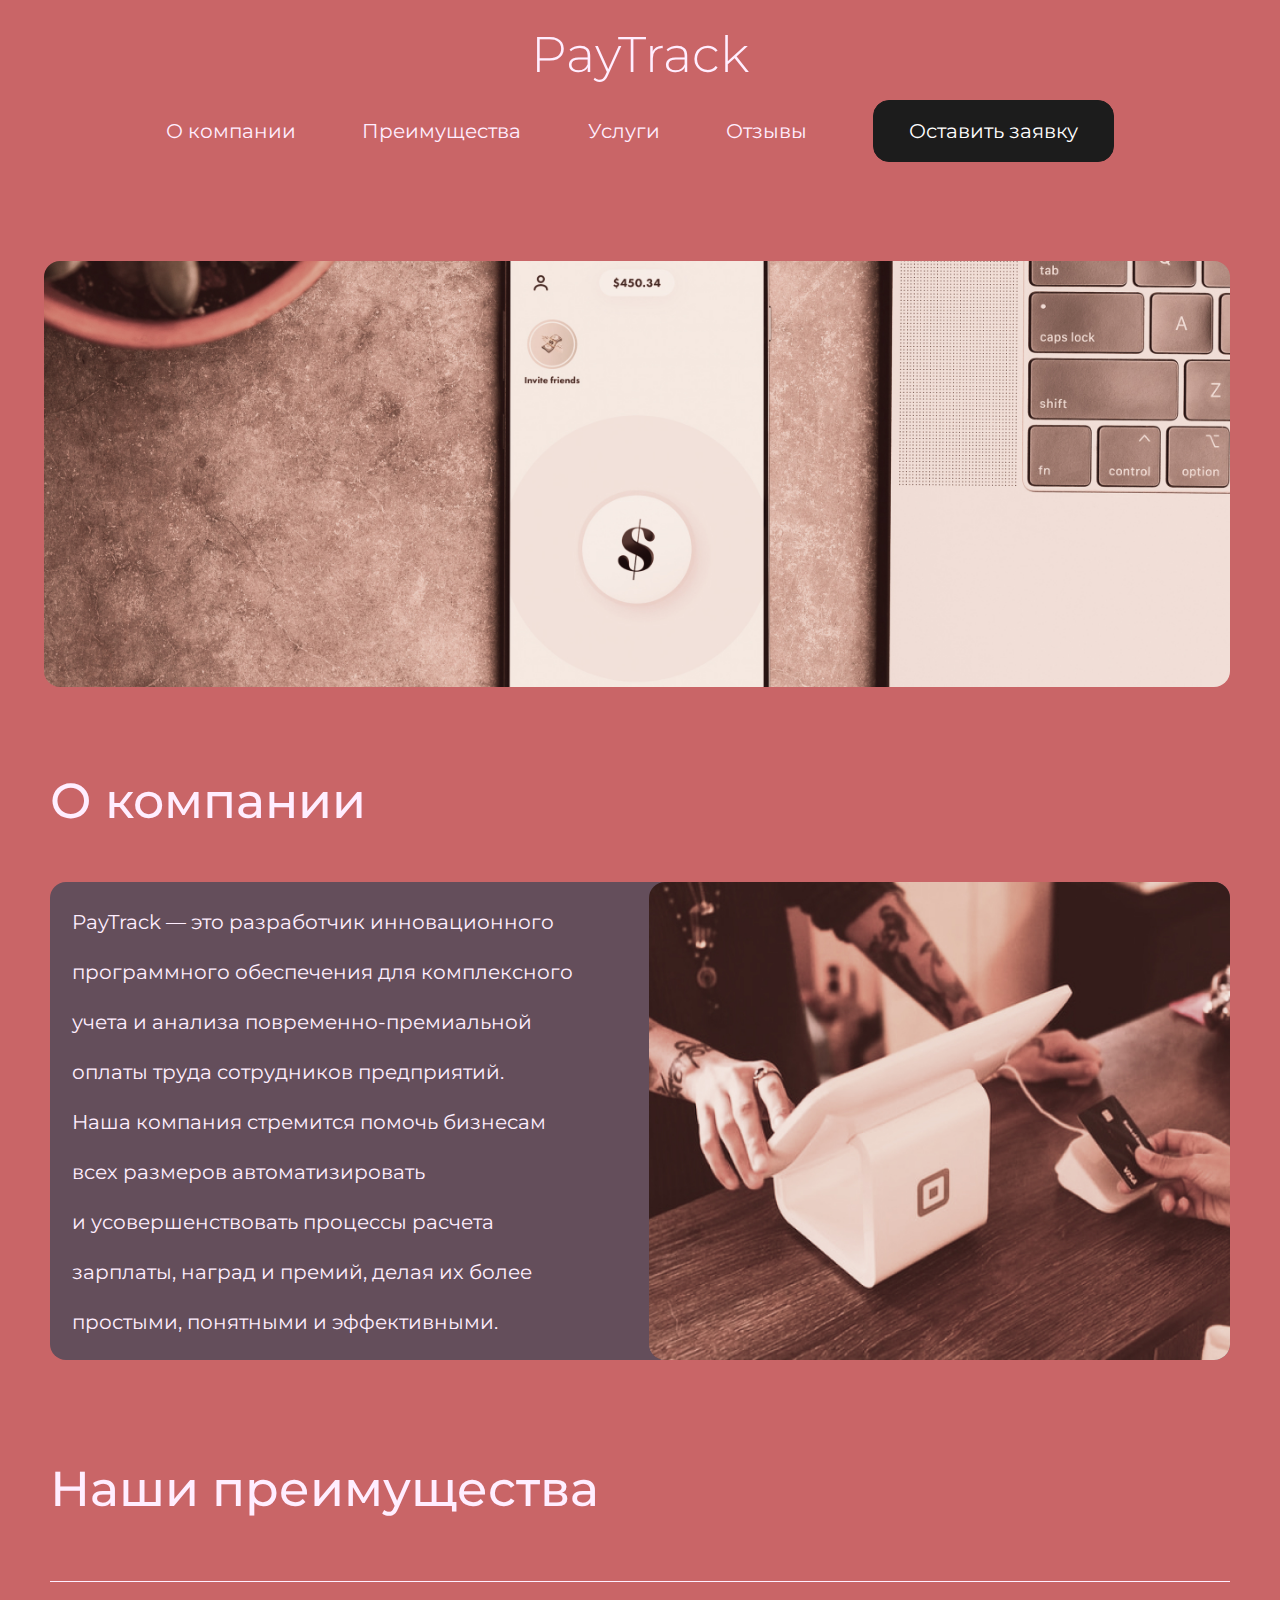
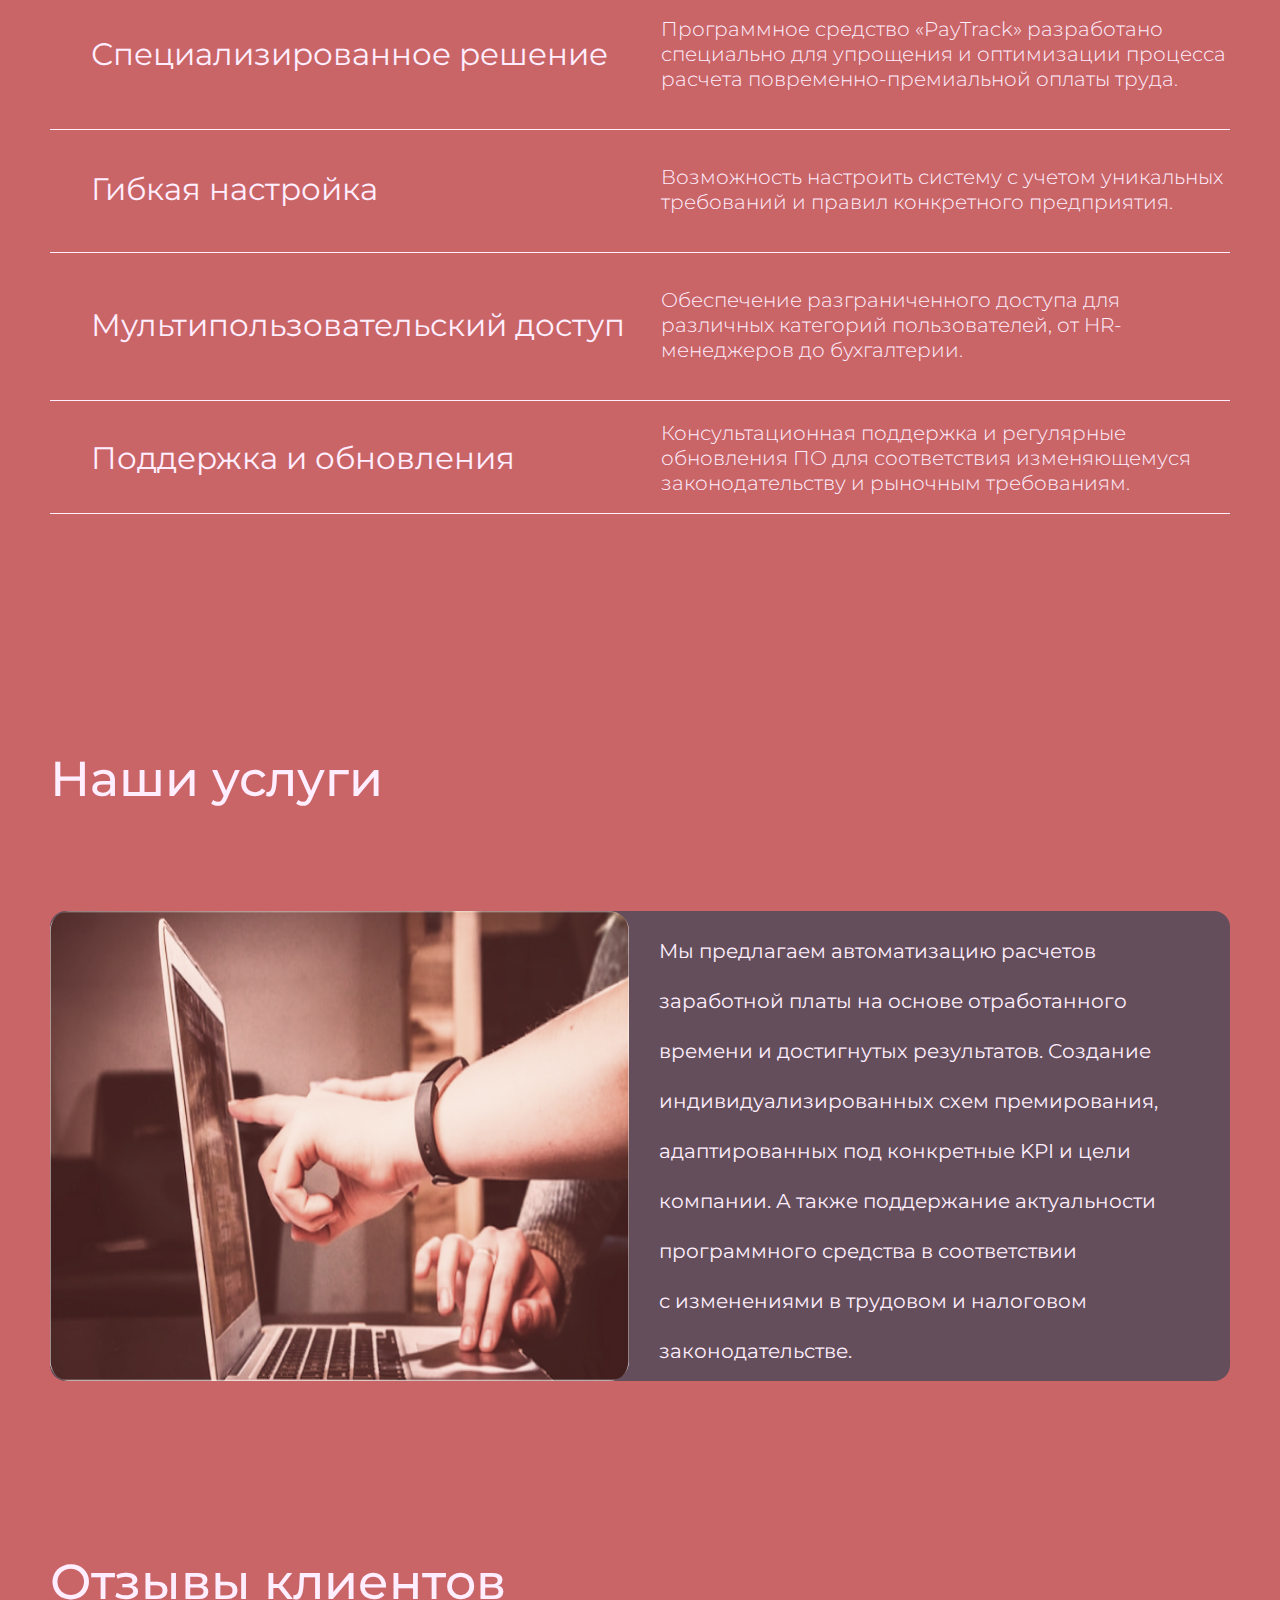
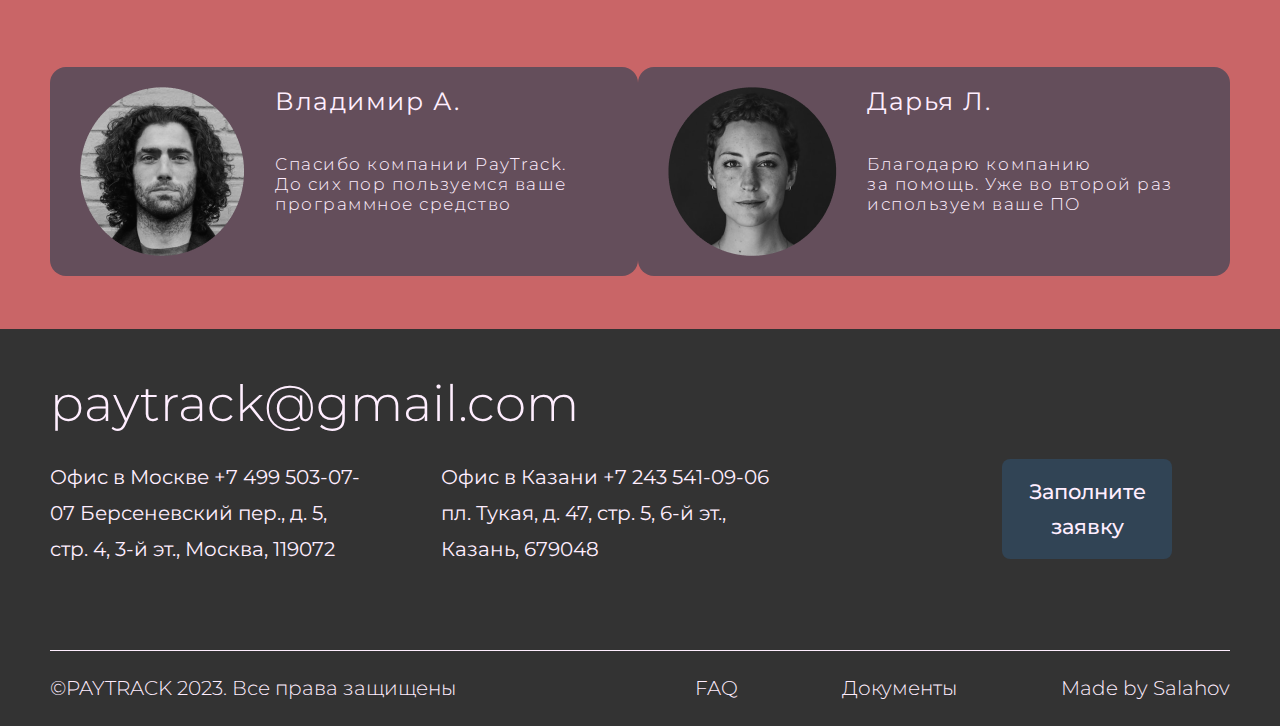
<file: index.html>
<!DOCTYPE html>
<html lang="ru">

<head>
  <meta charset="UTF-8">
  <meta name="viewport" content="width=device-width, initial-scale=1.0">
  <title>PayTrack</title>
  <link rel="stylesheet" href="css/normalize.css">
  <link rel="stylesheet" href="css/style.css">

  <script src="js/script.js" defer></script>
</head>

<body>
  <header class="header">
    <div class="container header__container">
      <button class="header__burger hamburger hamburger--collapse btn-reset" type="button">
        <span class="hamburger__box">
          <span class="hamburger__inner">
          </span>
        </span>
      </button>
      <a href="#" class="logo">PayTrack</a>
      <nav class="header__nav">
        <ul class="nav__list list-reset">
          <li>
            <a href="#about" class="list__item js-menu-link">О компании</a>
          </li>
          <li>
            <a href="#advantages" class="list__item js-menu-link">Преимущества</a>
          </li>
          <li>
            <a href="#services" class="list__item js-menu-link">Услуги</a>
          </li>
          <li>
            <a href="#reviews" class="list__item js-menu-link">Отзывы</a>
          </li>
        </ul>
        <button onclick="LinkPage('application.html')" class="btn-reset header__btn">
          Оставить заявку
        </button>
      </nav>
    </div>
  </header>
  <div id="hero" class="section hero__section">
    <div class="container hero__container">
      <img class="hero__img" src="img/hero_bg.jpg" alt="Фото 1">
    </div>
  </div>
  <section id="about" class="section about__section">
    <div class="container about__container">
      <h2 class="title about__title">О компании</h2>
      <div class="block about__block">
        <div class="text__block">
          <p class="desc block__desc">PayTrack&nbsp;&mdash; это разработчик инновационного программного обеспечения для
            комплексного учета и&nbsp;анализа повременно-премиальной оплаты труда сотрудников предприятий.
            <br>
            Наша компания стремится помочь бизнесам всех размеров автоматизировать
            и&nbsp;усовершенствовать процессы расчета зарплаты, наград и&nbsp;премий, делая их&nbsp;более простыми,
            понятными и&nbsp;эффективными.
          </p>
        </div>
        <picture>
          <source srcset="img/about@320.jpg" media="(max-width: 602px)">
          <img class="about__img" src="img/about_bg.jpg" alt="Фото 2">
        </picture>
      </div>
    </div>
  </section>
  <section id="advantages" class="section advantages__section">
    <div class="container advantages__container">
      <h2 class="title advantages__title">Наши преимущества</h2>
      <ul class="advantages__list list-reset">
        <li class="advantages__item">
          <div class="advantages__left-side">
            <p class="advantages__item__text">
              Специализированное решение
            </p>
          </div>
          <div class="advantages__right-side">
            <p class="advantages__right__text">
              Программное средство &laquo;PayTrack&raquo; разработано специально для упрощения и&nbsp;оптимизации
              процесса расчета повременно-премиальной оплаты труда.
            </p>
          </div>
        </li>
        <li class="advantages__item">
          <div class="advantages__left-side">
            <p class="advantages__item__text">
              Гибкая настройка
            </p>
          </div>
          <div class="advantages__right-side">
            <p class="advantages__right__text">
              Возможность настроить систему с&nbsp;учетом уникальных требований и&nbsp;правил конкретного предприятия.
            </p>
          </div>
        </li>
        <li class="advantages__item">
          <div class="advantages__left-side">
            <p class="advantages__item__text">
              Мультипользовательский доступ
            </p>
          </div>
          <div class="advantages__right-side">
            <p class="advantages__right__text">
              Обеспечение разграниченного доступа для различных категорий пользователей, от&nbsp;HR-менеджеров
              до&nbsp;бухгалтерии.
            </p>
          </div>
        </li>
        <li class="advantages__item">
          <div class="advantages__left-side">
            <p class="advantages__item__text">
              Поддержка и&nbsp;обновления
            </p>
          </div>
          <div class="advantages__right-side">
            <p class="advantages__right__text">
              Консультационная поддержка и&nbsp;регулярные обновления&nbsp;ПО для соответствия изменяющемуся
              законодательству и&nbsp;рыночным требованиям.
            </p>
          </div>
        </li>
      </ul>
    </div>
  </section>
  <section class="section services__section">
    <div class="container services__container">
      <h2 id="services" class="title services__title">Наши услуги</h2>
      <div class="block services__block">
        <picture>
          <source srcset="img/services_bg.jpg" media="(max-width: 602px)">
          <img class="services__img" src="img/services_bg.jpg" alt="Фото 3">
        </picture>
        <div class="services__text__block">
          <p class="desc block__desc">Мы&nbsp;предлагаем автоматизацию расчетов заработной платы на&nbsp;основе
            отработанного времени и&nbsp;достигнутых результатов. Создание индивидуализированных схем премирования,
            адаптированных под конкретные KPI и&nbsp;цели компании. А&nbsp;также поддержание актуальности программного
            средства в&nbsp;соответствии с&nbsp;изменениями в&nbsp;трудовом и&nbsp;налоговом законодательстве.
        </div>
      </div>
    </div>
  </section>
  <section id="reviews" class="section reviews__section">
    <div class="container reviews__container">
      <h2 class="title reviews__title">Отзывы клиентов</h2>
      <div class="content__block">
        <div class="block__1">
          <picture>
            <source srcset="img/avatar@320_1.png" media="(max-width: 602px)">
            <img class="avatar__img" src="img/reviews_avatar_1.png" alt="Фото клиента 1">
          </picture>
          <div class="avatar__text_content">
            <h3 class="avatar__title">Владимир А.</h3>
            <p class="avatar__review">Спасибо компании PayTrack. До&nbsp;сих пор пользуемся ваше программное средство
            </p>
          </div>
        </div>
        <div class="block__2">
          <picture>
            <source srcset="img/avatar@320_2.png" media="(max-width: 602px)">
            <img class="avatar__img" src="img/reviews_avatar_2.png" alt="Фото клиента 2">
          </picture>
          <div class="avatar__text_content">
            <h3 class="avatar__title">Дарья Л.</h3>
            <p class="avatar__review">Благодарю компанию за&nbsp;помощь. Уже во&nbsp;второй раз используем ваше ПО
            </p>
          </div>
        </div>
      </div>
    </div>
  </section>
  <footer class="footer">
    <div class="container footer__container">
      <div class="footer__content">
        <div class="footer__up_block">
          <div class="up_block__section_left">
            <a href="#" class="footer__logo">paytrack@gmail.com</a>
          </div>
          <div class="address-appliction-btn__block">
            <p class="address">
              Офис в Москве +7&nbsp;499 503-07-07
              Берсеневский пер., д.&nbsp;5, cтр.&nbsp;4,
              3-й эт., Москва, 119072
            </p>
            <p class="address">
              Офис в Казани +7&nbsp;243 541-09-06
              пл. Тукая, д.&nbsp;47, cтр.&nbsp;5,
              6-й эт., Казань, 679048
            </p>
            <button onclick="LinkPage('application.html')" class="application__btn btn-reset">
              Заполните заявку
            </button>
          </div>
        </div>
        <div class="footer__down_block">
          <div class="down_block__section_left">
            <span class="copy">©PAYTRACK 2023. Все права защищены</span>
          </div>
          <div class="down_block__section_right">
            <a onclick="LinkPage('FAQ.html')" class="policy">FAQ</a>
            <a onclick="LinkPage('documents.html')" class="policy">Документы</a>
            <span class="made">Made by Salahov</span>
          </div>
        </div>
      </div>
    </div>
  </footer>
</body>

</html>
</file>
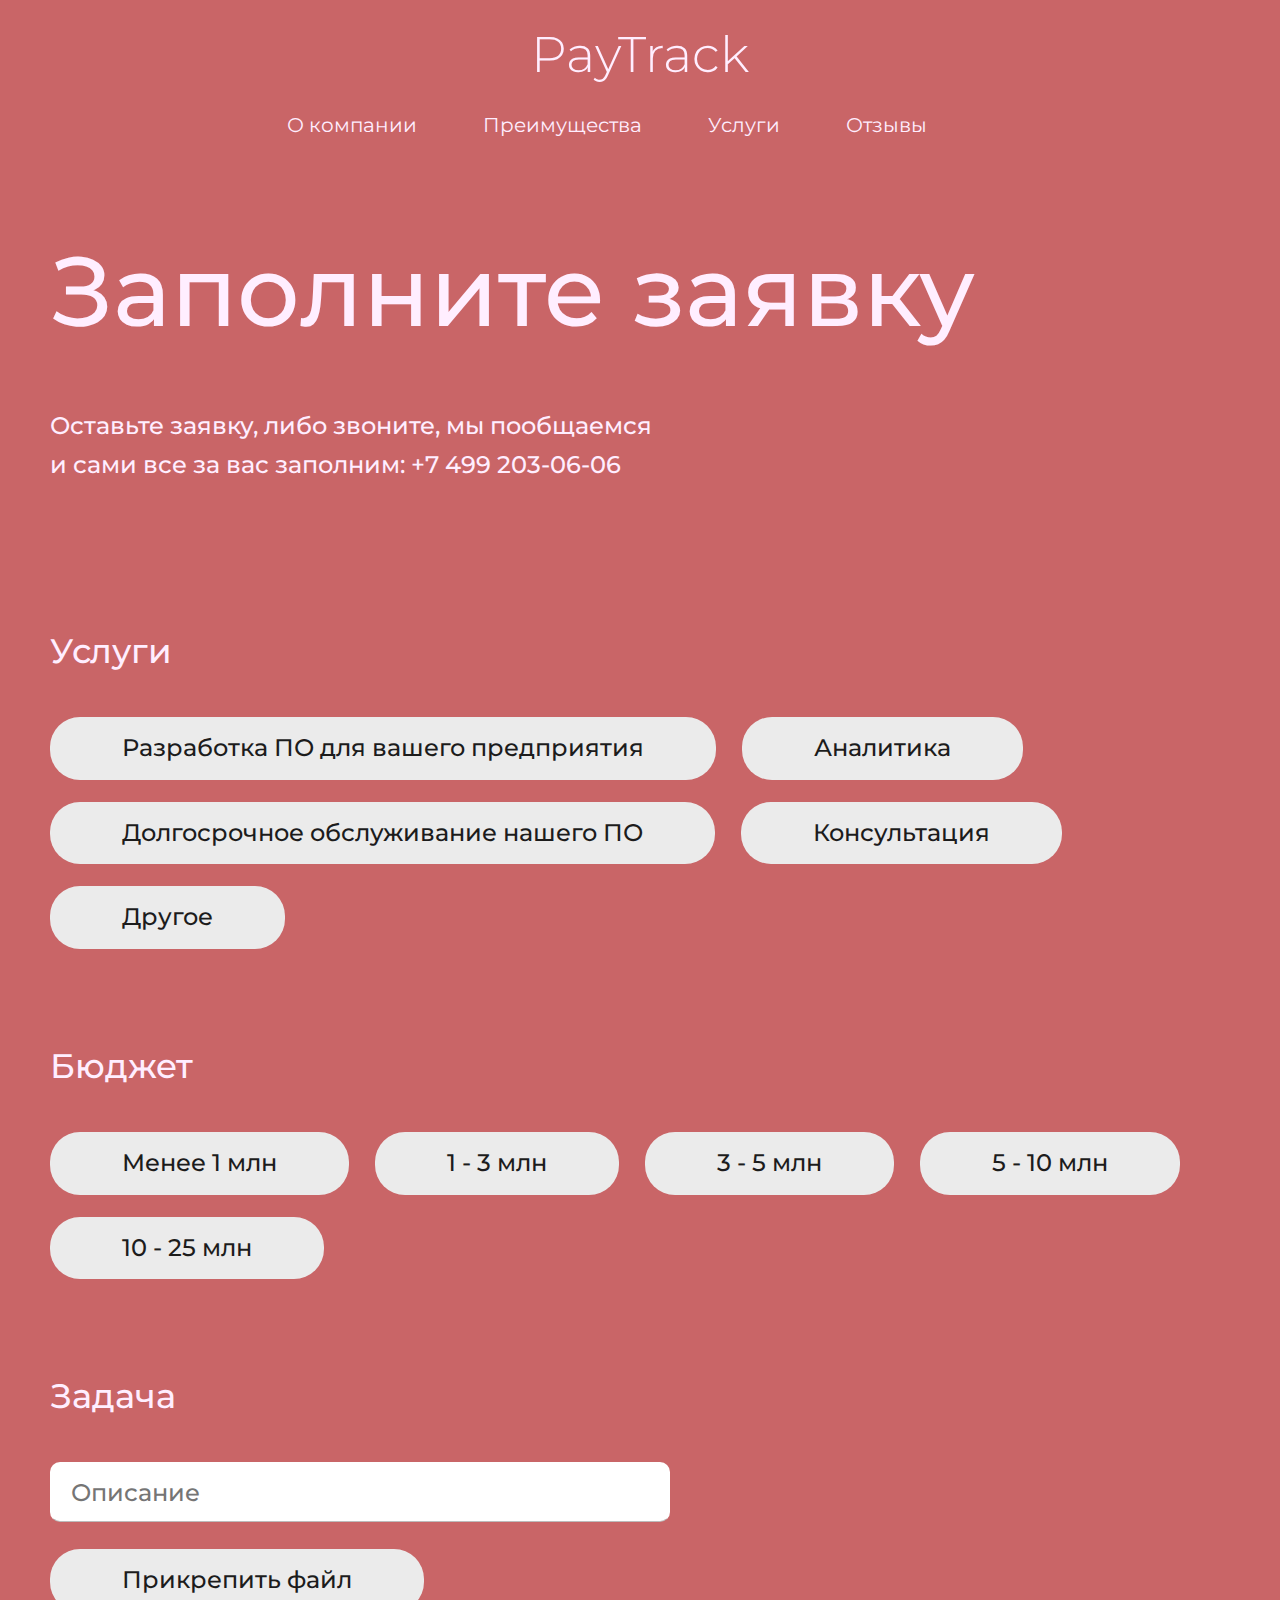
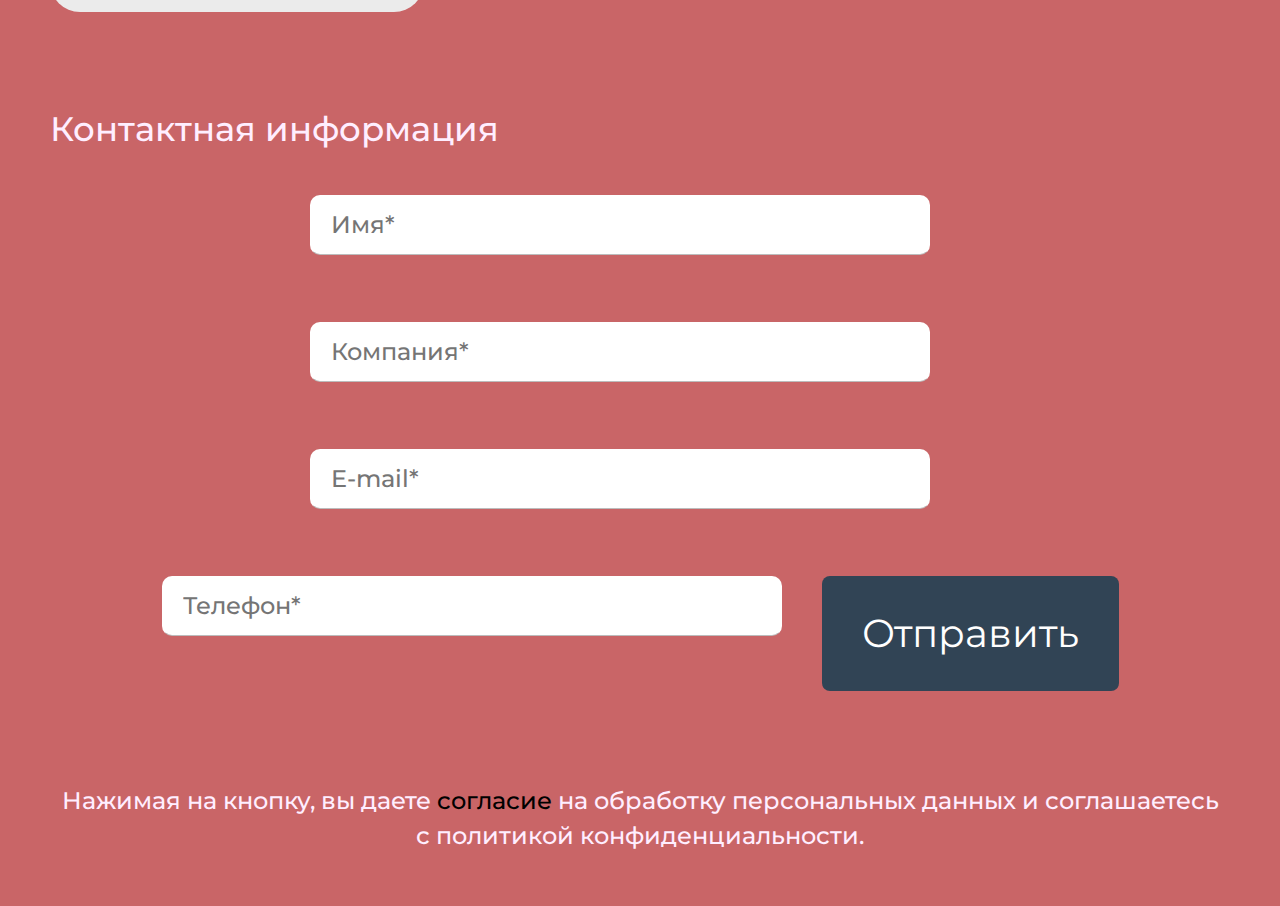
<file: application.html>
<!DOCTYPE html>
<html lang="ru">

<head>
  <meta charset="UTF-8">
  <meta name="viewport" content="width=device-width, initial-scale=1.0">
  <title>PayTrack</title>
  <link rel="stylesheet" href="css/normalize.css">
  <link rel="stylesheet" href="css/style.css">

  <script src="js/script.js" defer></script>

  <script src="libs/just-validate.min.js" defer></script>
  <script src="libs/inputmask.min.js" defer></script>
  <script src="js/custon_valid.js" defer></script>
</head>

<body>
  <header class="header">
    <div class="container header__container">
      <button class="header__burger hamburger hamburger--collapse btn-reset" type="button">
        <span class="hamburger__box">
          <span class="hamburger__inner">
          </span>
        </span>
      </button>
      <a onclick="LinkPage('index.html')" class="logo">PayTrack</a>
      <nav class="header__nav">
        <ul class="nav__list list-reset">
          <li>
            <a onclick="LinkPage('index.html')" href="#about" class="list__item js-menu-link">О компании</a>
          </li>
          <li>
            <a onclick="LinkPage('index.html')" href="#advantages" class="list__item js-menu-link">Преимущества</a>
          </li>
          <li>
            <a onclick="LinkPage('index.html')" href="#services" class="list__item js-menu-link">Услуги</a>
          </li>
          <li>
            <a onclick="LinkPage('index.html')" href="#reviews" class="list__item js-menu-link">Отзывы</a>
          </li>
        </ul>
      </nav>
    </div>
  </header>
  <section class="section application__section">
    <div class="container application__container">
      <div class="application__top">
        <h1 class="title application__title">Заполните заявку</h1>
        <p class="application__span">Оставьте заявку, либо звоните, мы пообщаемся
          и сами все за вас заполним: +7 499 203-06-06</p>
      </div>
      <ul class="application__list list-reset">
        <li class="application__item">
          <h2 class="title app-item__title">
            Услуги
          </h2>
          <div class="app-btn__group">
            <button class="btn-reset app__btn">
              Разработка ПО для вашего предприятия
            </button>
            <button class="btn-reset app__btn">
              Аналитика
            </button>
            <button class="btn-reset app__btn">
              Долгосрочное обслуживание нашего ПО
            </button>
            <button class="btn-reset app__btn">
              Консультация
            </button>
            <button class="btn-reset app__btn">
              Другое
            </button>
          </div>
        </li>
        <li class="application__item">
          <h2 class="title app-item__title">
            Бюджет
          </h2>
          <div class="app-btn__group">
            <button class="btn-reset app__btn">
              Менее 1 млн
            </button>
            <button class="btn-reset app__btn">
              1 - 3 млн
            </button>
            <button class="btn-reset app__btn">
              3 - 5 млн
            </button>
            <button class="btn-reset app__btn">
              5 - 10 млн
            </button>
            <button class="btn-reset app__btn">
              10 - 25 млн
            </button>
          </div>
        </li>
        <li class="application__item">
          <h2 class="title app-item__title">
            Задача
          </h2>
          <form class="form">
            <label class="validation__label">
              <input type="text" class="input-name validation__input" name="Описание" placeholder="Описание">
            </label>
            <button class="btn-reset app__btn">
              Прикрепить файл
            </button>
          </form>
        </li>
        <li class="application__item">
          <h2 class="title app-item__title">
            Контактная информация
          </h2>
          <form class="form contacts__form">
            <label class="validation__label">
              <input type="text" class="input-name validation__input" name="Имя" placeholder="Имя*">
            </label>
            <label class="validation__label">
              <input type="text" class="input-name  validation__input" name="Компания" placeholder="Компания*">
            </label>
            <label class="validation__label">
              <input type="email" class="input-name input-mail validation__input" name="email" placeholder="E-mail*">
            </label>
            <label class="validation__label">
              <input type="tel" class="input-name input-tel validation__input" name="tel" placeholder="Телефон*">
            </label>
            <div onclick="LinkPage('index.html')" class="btn-reset valid__btn">
              Отправить
            </div>
            <span class="valid__span">
              Нажимая на&nbsp;кнопку, вы&nbsp;даете <span onclick="LinkPage('documents.html')">cогласие</span>
              на&nbsp;обработку персональных данных
              и&nbsp;соглашаетесь
              с&nbsp;политикой конфиденциальности. </span>
          </form>

        </li>
      </ul>
    </div>
  </section>
</body>

</html>
</file>
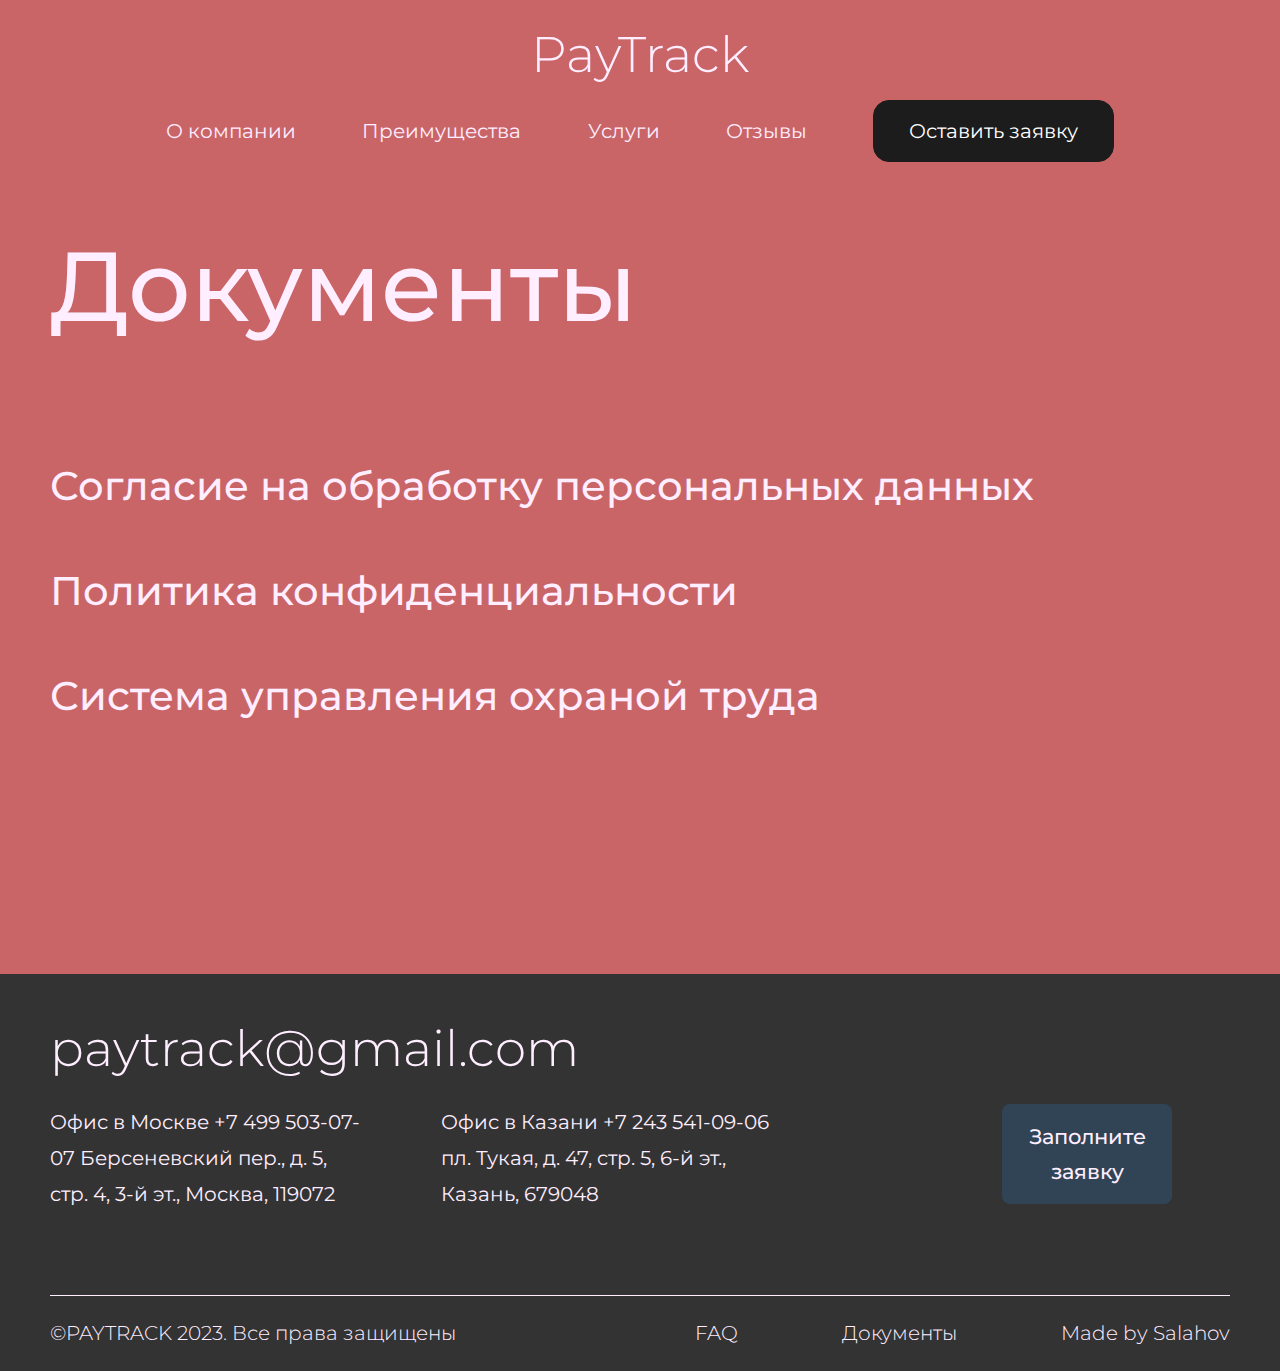
<file: documents.html>
<!DOCTYPE html>
<html lang="ru">

<head>
  <meta charset="UTF-8">
  <meta name="viewport" content="width=device-width, initial-scale=1.0">
  <title>PayTrack</title>
  <link rel="stylesheet" href="css/normalize.css">
  <link rel="stylesheet" href="css/style.css">

  <script src="js/script.js" defer></script>
</head>

<body>
  <header class="header">
    <div class="container header__container">
      <button class="header__burger hamburger hamburger--collapse btn-reset" type="button">
        <span class="hamburger__box">
          <span class="hamburger__inner">
          </span>
        </span>
      </button>
      <a onclick="LinkPage('index.html')" class="logo">PayTrack</a>
      <nav class="header__nav">
        <ul class="nav__list list-reset">
          <li>
            <a onclick="LinkPage('index.html')" class="list__item js-menu-link">О компании</a>
          </li>
          <li>
            <a onclick="LinkPage('index.html')" class="list__item js-menu-link">Преимущества</a>
          </li>
          <li>
            <a onclick="LinkPage('index.html')" class="list__item js-menu-link">Услуги</a>
          </li>
          <li>
            <a onclick="LinkPage('index.html')" class="list__item js-menu-link">Отзывы</a>
          </li>
        </ul>
        <button onclick="LinkPage('documents.html')" class="btn-reset header__btn">
          Оставить заявку
        </button>
      </nav>
    </div>
  </header>
  <section class="section documents__section">
    <div class="container documents__container">
      <div class="documents__top">
        <h1 class="title documents__title">Документы</h1>
      </div>
      <ul class="documents__list list-reset">
        <li class="documents__item">
          <a href="#" class="documents__link">
            Согласие на обработку персональных данных
          </a>
        </li>
        <li class="documents__item">
          <a href="#" class="documents__link">
            Политика конфиденциальности </a>
        </li>
        <li class="documents__item">
          <a href="#" class="documents__link">
            Система управления охраной труда </a>
        </li>
      </ul>
    </div>
  </section>
  <footer class="footer">
    <div class="container footer__container">
      <div class="footer__content">
        <div class="footer__up_block">
          <div class="up_block__section_left">
            <a href="#" class="footer__logo">paytrack@gmail.com</a>
          </div>
          <div class="address-appliction-btn__block">
            <p class="address">
              Офис в Москве +7&nbsp;499 503-07-07
              Берсеневский пер., д.&nbsp;5, cтр.&nbsp;4,
              3-й эт., Москва, 119072
            </p>
            <p class="address">
              Офис в Казани +7&nbsp;243 541-09-06
              пл. Тукая, д.&nbsp;47, cтр.&nbsp;5,
              6-й эт., Казань, 679048
            </p>
            <button onclick="LinkPage('application.html')" class="application__btn btn-reset">
              Заполните заявку
            </button>
          </div>
        </div>
        <div class="footer__down_block">
          <div class="down_block__section_left">
            <span class="copy">©PAYTRACK 2023. Все права защищены</span>
          </div>
          <div class="down_block__section_right">
            <a onclick="LinkPage('FAQ.html')" class="policy">FAQ</a>
            <a onclick="LinkPage('documents.html')" class="policy">Документы</a>
            <span class="made">Made by Salahov</span>
          </div>
        </div>
      </div>
    </div>
  </footer>
</body>

</html>
</file>
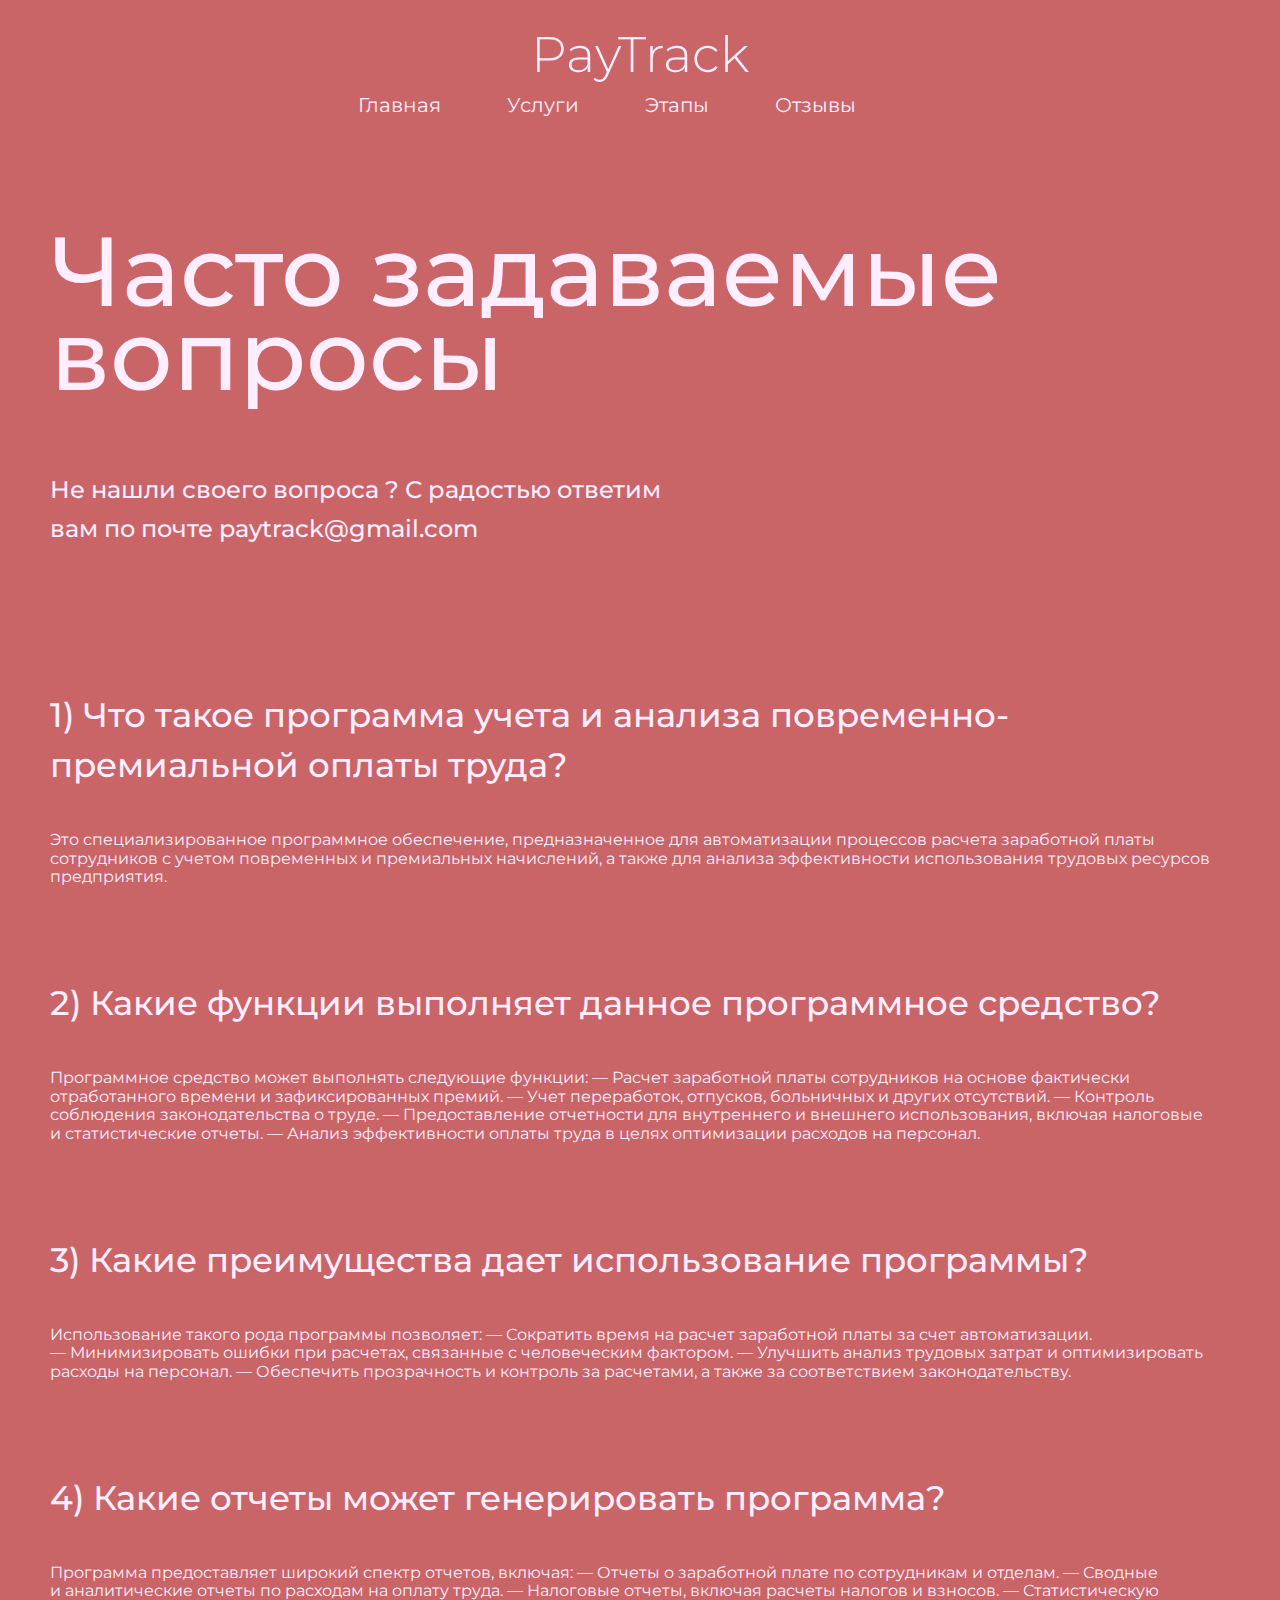
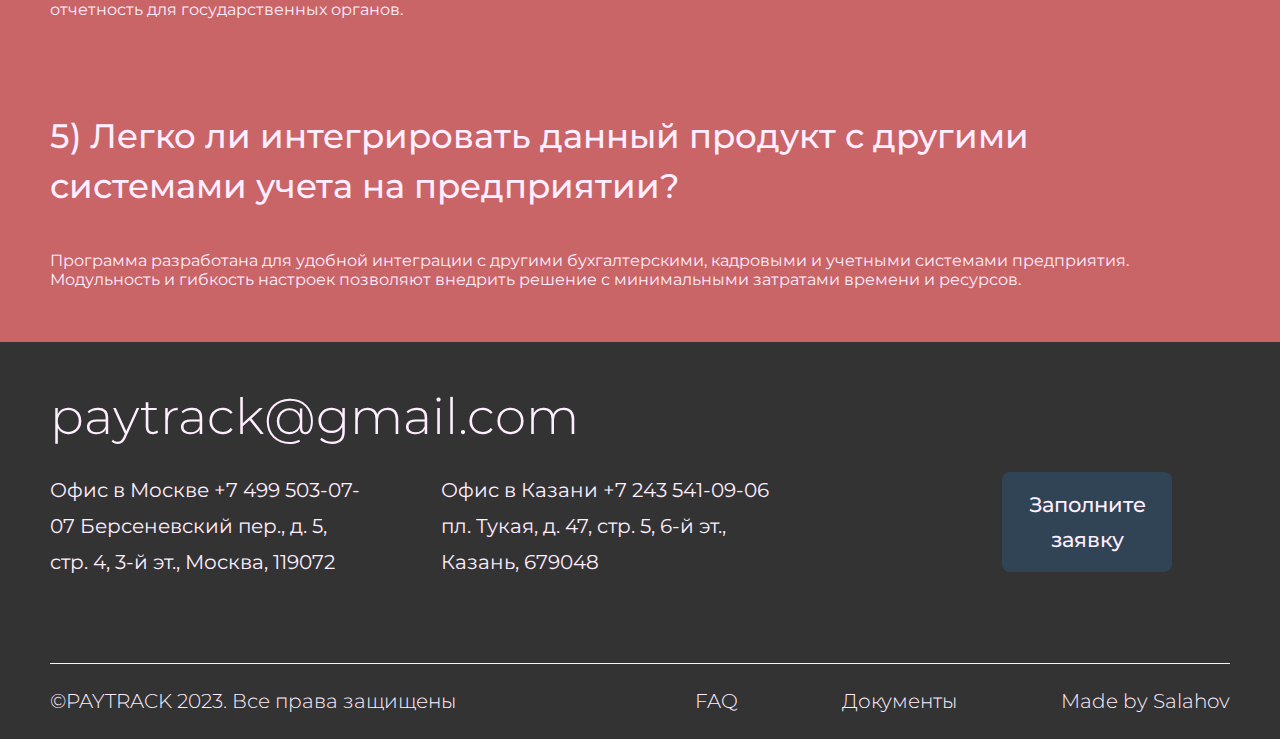
<file: FAQ.html>
<!DOCTYPE html>
<html lang="ru">

<head>
  <meta charset="UTF-8">
  <meta name="viewport" content="width=device-width, initial-scale=1.0">
  <title>Mediequip</title>
  <link rel="stylesheet" href="css/normalize.css">
  <link rel="stylesheet" href="css/style.css">
  <link rel="stylesheet" href="css/application.css">

  <script src="js/script.js" defer></script>
</head>

<body>
  <header class="header">
    <div class="container header__container">

      <div class="logo__wraper app-logo__wraper">
        <a onclick="LinkPage('/index.html')" class="logo">PayTrack</a>
      </div>

      <button class="header__burger hamburger hamburger--collapse btn-reset" type="button">
        <span class="hamburger__box">
          <span class="hamburger__inner">
          </span>
        </span>
      </button>

      <div class="right_side">
        <nav class="header__nav nav">
          <ul class="nav__list app-nav__list list-reset">
            <li class="list__item">
              <a onclick="LinkPage('/index.html')" class="nav__link js-menu-link">Главная</a>
            </li>
            <li class="list__item">
              <a onclick="LinkPage('/index.html')" class="nav__link js-menu-link">Услуги</a>
            </li>
            <li class="list__item">
              <a onclick="LinkPage('/index.html')" class="nav__link js-menu-link">Этапы</a>
            </li>
            <li class="list__item">
              <a onclick="LinkPage('/index.html')" class="nav__link js-menu-link">Отзывы</a>
            </li>
          </ul>
        </nav>
      </div>

    </div>

  </header>
  <section class="section application__section">
    <div class="container">
      <div class="application__top">
        <h1 class="title application__title">Часто задаваемые вопросы</h1>
        <p class="application__span">Не нашли своего вопроса ? С радостью ответим вам по почте paytrack@gmail.com</p>
      </div>
      <ul class="application__list list-reset">
        <li class="application__item">
          <h2 class="title app-item__title">
            1) Что такое программа учета и&nbsp;анализа повременно-премиальной оплаты труда?
          </h2>
          <p class="app-answer">
            Это специализированное программное обеспечение, предназначенное для автоматизации процессов расчета
            заработной платы сотрудников с&nbsp;учетом повременных и&nbsp;премиальных начислений, а&nbsp;также для
            анализа эффективности использования трудовых ресурсов предприятия.
          </p>
        </li>
        <li class="application__item">
          <h2 class="title app-item__title">
            2) Какие функции выполняет данное программное средство?
          </h2>
          <p class="app-answer">
            Программное средство может выполнять следующие функции:
            &mdash;&nbsp;Расчет заработной платы сотрудников на&nbsp;основе фактически отработанного времени
            и&nbsp;зафиксированных премий.
            &mdash;&nbsp;Учет переработок, отпусков, больничных и&nbsp;других отсутствий.
            &mdash;&nbsp;Контроль соблюдения законодательства о&nbsp;труде.
            &mdash;&nbsp;Предоставление отчетности для внутреннего и&nbsp;внешнего использования, включая налоговые
            и&nbsp;статистические отчеты.
            &mdash;&nbsp;Анализ эффективности оплаты труда в&nbsp;целях оптимизации расходов на&nbsp;персонал.
          </p>
        </li>
        <li class="application__item">
          <h2 class="title app-item__title">
            3) Какие преимущества дает использование программы?
          </h2>
          <p class="app-answer">
            Использование такого рода программы позволяет:
            &mdash;&nbsp;Сократить время на&nbsp;расчет заработной платы за&nbsp;счет автоматизации.
            &mdash;&nbsp;Минимизировать ошибки при расчетах, связанные с&nbsp;человеческим фактором.
            &mdash;&nbsp;Улучшить анализ трудовых затрат и&nbsp;оптимизировать расходы на&nbsp;персонал.
            &mdash;&nbsp;Обеспечить прозрачность и&nbsp;контроль за&nbsp;расчетами, а&nbsp;также за&nbsp;соответствием
            законодательству.
          </p>
        </li>
        <li class="application__item">
          <h2 class="title app-item__title">
            4) Какие отчеты может генерировать программа?
          </h2>
          <p class="app-answer">
            Программа предоставляет широкий спектр отчетов, включая:
            &mdash;&nbsp;Отчеты о&nbsp;заработной плате по&nbsp;сотрудникам и&nbsp;отделам.
            &mdash;&nbsp;Сводные и&nbsp;аналитические отчеты по&nbsp;расходам на&nbsp;оплату труда.
            &mdash;&nbsp;Налоговые отчеты, включая расчеты налогов и&nbsp;взносов.
            &mdash;&nbsp;Статистическую отчетность для государственных органов.
          </p>
        </li>
        <li class="application__item">
          <h2 class="title app-item__title">
            5) Легко ли интегрировать данный продукт с другими системами учета на предприятии?
          </h2>
          <p class="app-answer">
            Программа разработана для удобной интеграции с&nbsp;другими бухгалтерскими, кадровыми и&nbsp;учетными
            системами предприятия. Модульность и&nbsp;гибкость настроек позволяют внедрить решение с&nbsp;минимальными
            затратами времени и&nbsp;ресурсов.
          </p>
        </li>
      </ul>
  </section>
  <footer class="footer">
    <div class="container footer__container">
      <div class="footer__content">
        <div class="footer__up_block">
          <div class="up_block__section_left">
            <a href="#" class="footer__logo">paytrack@gmail.com</a>
          </div>
          <div class="address-appliction-btn__block">
            <p class="address">
              Офис в Москве +7&nbsp;499 503-07-07
              Берсеневский пер., д.&nbsp;5, cтр.&nbsp;4,
              3-й эт., Москва, 119072
            </p>
            <p class="address">
              Офис в Казани +7&nbsp;243 541-09-06
              пл. Тукая, д.&nbsp;47, cтр.&nbsp;5,
              6-й эт., Казань, 679048
            </p>
            <button onclick="LinkPage('application.html')" class="application__btn btn-reset">
              Заполните заявку
            </button>
          </div>
        </div>
        <div class="footer__down_block">
          <div class="down_block__section_left">
            <span class="copy">©PAYTRACK 2023. Все права защищены</span>
          </div>
          <div class="down_block__section_right">
            <a onclick="LinkPage('FAQ.html')" class="policy">FAQ</a>
            <a onclick="LinkPage('documents.html')" class="policy">Документы</a>
            <span class="made">Made by Salahov</span>
          </div>
        </div>
      </div>
    </div>
  </footer>
</body>

</html>
</file>
<file: css/style.css>
@import url("global.css");

@import url("fonts.css");

@import url("footer.css");

@import url("_hamburger.css");

@import url("application.css");

@import url("custom_valid.css");

@import url("documents.css");

/* HEADER */

.logo {
  font-size: 50px;
  font-weight: 300;
  line-height: 50px;
  color: var(--white);
  outline: none;
  cursor: pointer;
}

.header__burger {
  display: none;
}

.header__container {
  display: flex;
  align-items: center;
  justify-content: space-between;
  padding-top: 30px;
}

.header__nav {
  display: flex;
  align-items: center;
}

.nav__list {
  display: flex;
  font-family: Montserrat;
  font-size: 20px;
  font-weight: 400;
  line-height: 50px;
}

.list__item {
  margin-right: 87px;
  color: var(--white);
  outline: none;
  cursor: pointer;
  transition: color .3s ease-in-out;
}

.list__item:focus {
  color: var(--add-blue);
}

.list__item:hover {
  color: var(--add-blue);
}

.list__item:active {
  color: #363636;
}

.nav__list--active {
  visibility: visible;
  align-items: flex-start;
  padding-top: 100px;
  transform: none;
}

.header__btn {
  padding: 5px 35px;
  border: 1px solid var(--black);
  border-radius: 16px;
  font-size: 20px;
  font-weight: 400;
  line-height: 50px;
  color: #ffffff;
  text-align: center;
  outline: none;
  background-color: var(--black);
  transition: background-color .3s ease-in-out, border-color .3s ease-in-out;
}

.header__btn:focus {
  border-color: var(--add-blue);
  background-color: var(--add-blue);
}

.header__btn:hover {
  border-color: var(--add-blue);
  background-color: var(--add-blue);
}

.header__btn:active {
  border-color: #2d2d2d;
  background-color: #2d2d2d;
}

/* HERO */

.hero__container {
  padding-left: 44px;
}

.hero__img {
  max-width: 100%;
  border-radius: 16px;
}

.hero__section {
  padding-bottom: 36px;
}

/* ABOUT */

.about__title {
  margin-bottom: 56px;
}

.about__block {
  display: flex;
  border-radius: 16px;
  background-color: var(--red-block);
}

.about__img {
  border-radius: 16px;
}

.text__block {
  margin-right: 54px;
  padding-top: 15px;
  padding-bottom: 13px;
  padding-left: 22px;
}

.block__desc {
  max-width: 602px;
  font-size: 20px;
  font-weight: 400;
  line-height: 50px;
  color: var(--white);
}

/* ADVANTAGES */

.advantages__section {
  padding-top: 51px;
  padding-bottom: 75px;
}

.advantages__title {
  margin-bottom: 67px;
}

.advantages__item {
  display: flex;
  align-items: center;
  padding-top: 35px;
  padding-bottom: 37px;
  padding-left: 41px;
  border-top: 1px solid var(--white);
  font-size: 31px;
  font-weight: 400;
  line-height: 39px;
  color: var(--white);
}

.advantages__item:last-child {
  padding-top: 20px;
  padding-bottom: 17px;
  padding-left: 41px;
  border-bottom: 1px solid var(--white);
  font-size: 31px;
  font-weight: 400;
  line-height: 39px;
  color: var(--white);
}

.advantages__item__text {
  max-width: 579px;
}

.advantages__left-side {
  width: 100%;
  max-width: 631.5px;
}

.advantages__right-side {
  width: 100%;
  max-width: 666.5px;
}

.advantages__right__text {
  display: flex;
  justify-content: start;
  max-width: 660px;
  font-size: 20px;
  font-weight: 300;
  line-height: 25px;
  color: var(--white);
}

/* SERVICES */

.services__section {
  padding-top: 165px;
}

.services__title {
  margin-bottom: 107px;
}

.services__img {
  border-radius: 20px;
}

.services__block {
  display: flex;
  border-radius: 16px;
  background-color: var(--red-block);
}

.services__text__block {
  margin-right: 50px;
  padding-top: 15px;
  padding-bottom: 5px;
  padding-left: 30px;
}

/* REVIEWS */

.reviews__section {
  padding-top: 123px;
  color: var(--white);
}

.reviews__title {
  margin-bottom: 60px;
}

.content__block {
  display: flex;
  align-items: center;
  justify-content: space-between;
}

.block__1 {
  display: flex;
  justify-content: space-between;
  padding: 20px 30px;
  border-radius: 16px;
  background-color: var(--red-block);
}

.avatar__img {
  margin-right: 30px;
}

.avatar__title {
  margin-bottom: 40px;
  font-size: 25px;
  font-weight: 400;
  letter-spacing: 1.5px;
}

.avatar__review {
  max-width: 371px;
  font-size: 17px;
  font-weight: 300;
  letter-spacing: 1.53px;
}

.block__2 {
  display: flex;
  justify-content: space-between;
  padding: 20px 30px;
  border-radius: 16px;
  background-color: var(--red-block);
}

@media (max-width: 1366px) {
  .header__container {
    flex-direction: column;
  }

  .list__item {
    margin-right: 5.16vw;
  }

  .about__img {
    width: 100%;
    height: 100%;
  }

  .services__img {
    width: 100%;
    height: 100%;
  }

  .logo {
    margin-bottom: 20px;
  }

  .application__btn {
    width: 170px;
    height: 100px;
    margin-left: 170px;
    padding: 12px 24px;
  }
}

@media (max-width: 980px) {
  .application__btn {
    width: 170px;
    height: 100px;
    margin-left: 70px;
    padding: 12px 24px;
  }

  .header {
    padding-bottom: 60px;
  }

  .nav__list--active {
    visibility: visible;
    align-items: flex-start;
    padding-top: 100px;
    transform: none;
  }

  .stop-scroll {
    overflow: hidden;
  }

  .container {
    padding-right: 40px;
    padding-left: 40px;
  }

  .section {
    padding-top: 25px;
    padding-bottom: 25px;
  }

  .title {
    font-size: 30px;
    font-weight: 500;
    font-style: normal;
    line-height: 50px;
  }

  .header__container {
    /*align-items: flex-start;*/
    flex-direction: column;
  }

  .logo {
    margin-bottom: 26px;
  }

  .nav__list {
    font-size: 13px;
    font-weight: 400;
    font-style: normal;
    line-height: 50px;
  }

  .header__btn {
    /*width: 215px;*/
    padding: 0 17px;
    border-radius: 16px;
    font-size: 14px;
  }

  .list__item {
    margin-right: 3.34vw;
  }

  /* hero */

  .hero__section {
    padding-top: 0;
  }

  .hero__img {
    height: 337px;
    max-height: 338px;
  }

  /* about */

  .block__desc {
    font-size: 14px;
    font-weight: 400;
    line-height: 37px;
  }

  .text__block {
    max-width: 40%;
    margin-right: 35px;
  }

  .about__img {
    width: 100%;
    max-width: 100%;
    height: 100%;
    ;
  }

  .about__block {
    justify-content: space-between;
  }

  /* advantages */

  .advantages__title {
    margin-bottom: 60px;
  }

  .advantages__item {
    padding-top: 34px;
    padding-right: 30px;
    padding-bottom: 34px;
    padding-left: 18px;
    font-size: 21px;
    font-weight: 400;
    line-height: 24px;
  }

  .advantages__item:last-child {
    padding-top: 34px;
    padding-right: 30px;
    padding-bottom: 34px;
    padding-left: 18px;
    font-size: 21px;
    font-weight: 400;
    line-height: 24px;
  }

  .advantages__item__text {
    max-width: 275px;
  }

  .advantages__right__text {
    font-size: 16px;
    font-weight: 300;
    line-height: 25px;
  }

  /* services */

  .services__title {
    margin-bottom: 40px;
  }

  .services__img {
    width: 100%;
    height: 100%;
  }

  .services__text__block {
    margin-right: 0;
  }

  /* reviews */

  .reviews__title {
    margin-bottom: 50px;
  }

  .content__block {
    display: flex;
    align-items: flex-start;
    flex-direction: column;
    justify-content: space-between;
  }

  .block__1 {
    display: flex;
    align-items: center;
    justify-content: flex-start;
    width: 100%;
    max-width: 100%;
    margin-bottom: 30px;
  }

  .block__2 {
    display: flex;
    align-items: center;
    justify-content: flex-start;
    width: 100%;
    max-width: 100%;
  }

  .avatar__img {
    margin-right: 50px;
  }

  /* footer */

  .footer__logo {
    font-size: 50px;
    font-weight: 300;
    line-height: 50px;
  }

  .footer__list {
    font-size: 20px;
    font-weight: 400;
    line-height: 50px;
  }

  .up_block__section_right {
    margin-right: 31vw;
    margin-bottom: 54px;
  }

  .footer__down_block {
    display: flex;
    align-items: flex-start;
    flex-direction: column;
    font-size: 16px;
    font-weight: 300;
    line-height: 40px;
  }

  .application__title {
    margin-bottom: 15px;
  }

  .application__span {
    max-width: 416px;
    font-size: 16px;
  }

  .application__top {
    margin-bottom: 50px;
  }

  .app__btn {
    font-size: 16px;
  }

  .valid__btn {
    margin-bottom: 50px;
    padding: 25px;
    font-size: 30px;
  }

  .valid__span {
    font-size: 16px;
  }

  .valid__span span {
    font-size: 16px;
  }

  .documents__title {
    margin-bottom: 65px;
    font-size: 40px;
  }

  .documents__link {
    font-size: 22px;
  }
}

@media (max-width: 626px) {

  /* global */
  .container {
    padding-right: 20px;
    padding-left: 20px;
  }

  .section {
    padding-top: 10px;
    padding-bottom: 10px;
  }

  .title {
    font-size: 19px;
    font-weight: 500;
    line-height: 50px;
  }

  /* header */

  .header {
    padding-bottom: 10px;
  }

  .nav__list {
    position: absolute;
    z-index: 1000;
    top: 0;
    left: 0;
    visibility: hidden;
    overflow-y: auto;
    flex-direction: column;
    width: 49%;
    min-width: 250px;
    height: 100vh;
    padding: 30px;
    padding-top: 70px;
    background-color: var(--black);
    transform: translateX(-120%);
  }

  .nav__list--active {
    visibility: visible;
    align-items: flex-start;
    transform: none;
  }

  .header__container {
    display: flex;
    align-items: baseline;
    flex-direction: row;
    justify-content: flex-start;
  }

  .header__btn {
    display: none;
  }

  .logo {
    margin-bottom: 0;
    font-size: 32px;
    font-weight: 300;
    line-height: 50px;
    text-align: center;
  }

  .header__burger {
    display: block;
    margin-right: 60px;
  }

  /*.header__nav {
    display: none;
  }*/

  .nav__list {
    display: flex;
    flex-direction: column;
  }

  .list__item {
    margin-right: 0;
  }

  /* hero */

  .hero__section {
    display: none;
  }

  /* about */

  .about__title {
    margin-bottom: 10px;
  }

  .about__block {
    flex-direction: column;
  }

  .text__block {
    max-width: 100%;
    margin-right: 0;
    padding-top: 19px;
    padding-right: 14px;
    padding-left: 18px;
  }

  .block__desc {
    font-size: 13px;
    font-weight: 400;
    line-height: 33px;
  }

  .about__img {
    width: 100%;
    height: 100%;
  }

  /* advantages */

  .advantages__title {
    margin-bottom: 20px;
  }

  .advantages__item {
    display: flex;
    flex-direction: column;
    padding-top: 30px;
    padding-right: 0;
    padding-bottom: 30px;
    padding-left: 17px;
    font-size: 16px;
    font-weight: 400;
    line-height: 23px;
    letter-spacing: -.48px;
  }

  .advantages__left-side {
    margin-bottom: 10px;
  }

  .advantages__right__text {
    max-width: 300px;
    font-size: 12px;
    font-weight: 300;
    line-height: 19px;
  }

  /* services */

  .services__block {
    flex-direction: column-reverse;
  }

  .services__title {
    margin-bottom: 15px;
  }

  .services__img {
    width: 100%;
    height: 100%;
  }

  .services__text__block {
    padding-top: 10px;
    padding-right: 10px;
    padding-left: 10px;
  }

  /* reviews */

  .reviews__title {
    margin-bottom: 15px;
  }

  .block__1,
  .block__2 {
    padding: 15px 5px 15px 10px;
  }

  .avatar__title {
    margin-bottom: 15px;
    font-size: 20px;
    font-weight: 400;
    letter-spacing: 1.2px;
  }

  .avatar__img {
    margin-right: 15px;
  }

  .avatar__review {
    max-width: 180px;
    font-size: 12px;
    font-weight: 300;
    letter-spacing: 1.08px;
  }

  /* footer */

  .footer__container {
    padding-top: 13px;
  }

  .footer__up_block {
    flex-direction: column;
  }

  .footer__list {
    font-size: 16px;
    font-weight: 300;
    line-height: 50px;
  }

  .up_block__section_right {
    margin-bottom: 27px;
  }

  .footer__logo {
    font-size: 30px;
    font-weight: 300;
    line-height: 50px;
  }

  .footer__down_block {
    font-size: 12px;
    font-weight: 300;
    line-height: 40px;
  }

  .policy {
    margin-right: 21px;
  }

  .down_block__section_right {
    flex-direction: column;
  }

  .address-appliction-btn__block {
    display: flex;
    align-items: center;
    flex-direction: column;
    justify-content: center;
    margin-bottom: 30px;
  }

  .address {
    margin-right: 0;
    margin-bottom: 15px;
    font-size: 16px;
    line-height: 23px;
  }

  .application__btn {
    width: 170px;
    height: 100px;
    margin-left: 20px;
    padding: 8px 16px;
    font-size: 16px;
    line-height: 20px;
  }

  .input-name {
    width: 300px;
    font-size: 16px;
  }

  .valid__btn {
    padding: 12px;
    font-size: 18px;
  }

  .app__btn {
    padding: 12px 30px;
    line-height: 24px;
  }

  .documents__title {
    margin-bottom: 45px;
    font-size: 30px;
  }
}
</file>
<file: css/application.css>
.application__top {
  margin-bottom: 142px;
}

.application__title {
  color: var(--white);

  font-family: Montserrat;
  font-size: 98px;
  font-style: normal;
  font-weight: 500;
  line-height: 84px;
  margin-bottom: 74px;
}

.application__span {
  color: var(--white);

  font-family: Montserrat;
  font-size: 24px;
  font-style: normal;
  font-weight: 500;
  line-height: 38.6px;
  /* 160.833% */
  max-width: 618px;
}

.application__item {
  color: var(--white);
}

.app-answer {
  max-width: 1200px;
}

.application__item:not(:last-child) {
  margin-bottom: 92px;
}

.app-item__title {
  color: var(--white);
  font-family: Montserrat;
  font-size: 34px;
  font-style: normal;
  font-weight: 500;
  line-height: 50px;
  /* 147.059% */
  margin-bottom: 41px;
}

.app-btn__group .app__btn:not(:last-child) {
  margin-right: 22px;
  margin-bottom: 22px;
}

.app__btn {
  color: var(--black);
  font-family: Montserrat;
  font-size: 24px;
  font-style: normal;
  font-weight: 500;
  line-height: 38.6px;
  /* 160.833% */


  padding: 12px 72px;
  border-radius: 30px;
  background: #EBEBEB;
}

.app-input__group {
  display: flex;
  flex-direction: column;
}

@media (max-width: 602px) {

  .header__container {
    display: flex;
    align-items: baseline;
    flex-direction: row-reverse;
    justify-content: flex-end;
  }

  .application__title {
    font-size: 32px;
    line-height: 47px;
  }

  .application__top {
    margin-bottom: 40px;
  }
}
</file>
